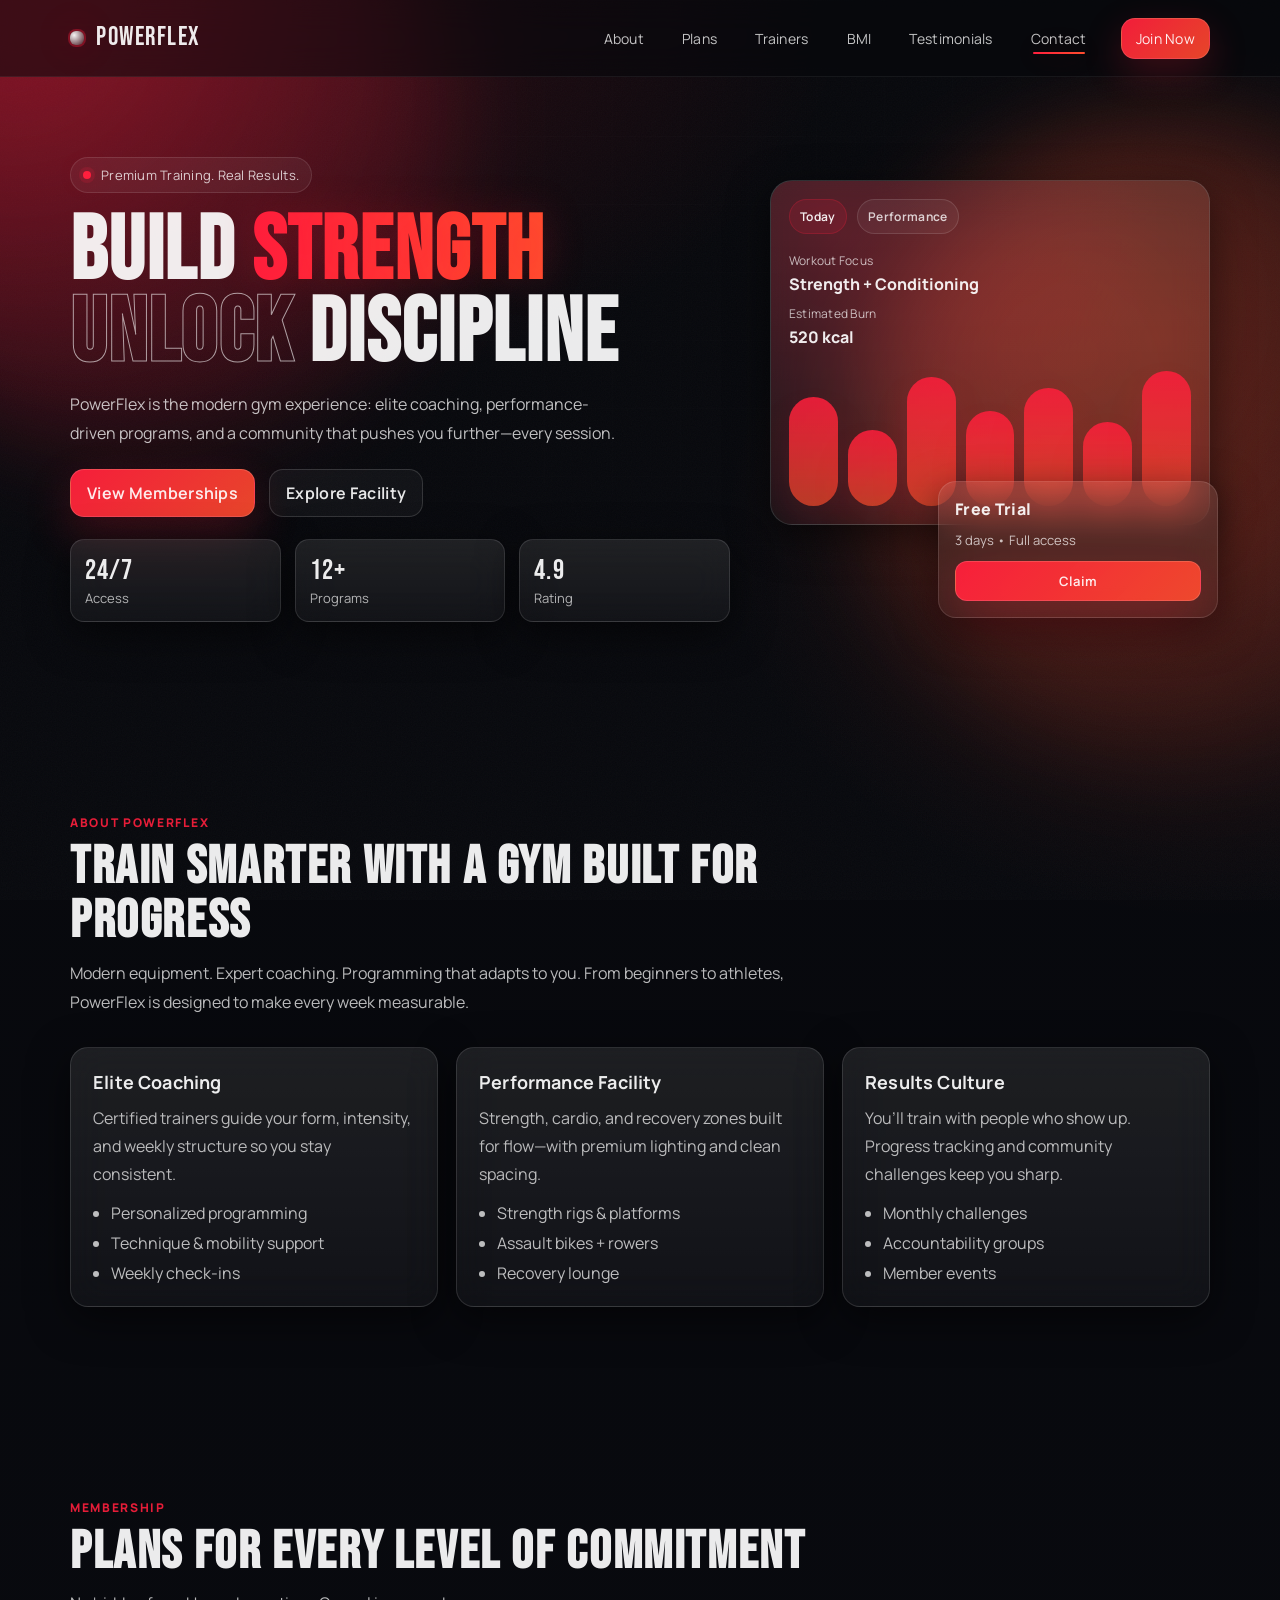
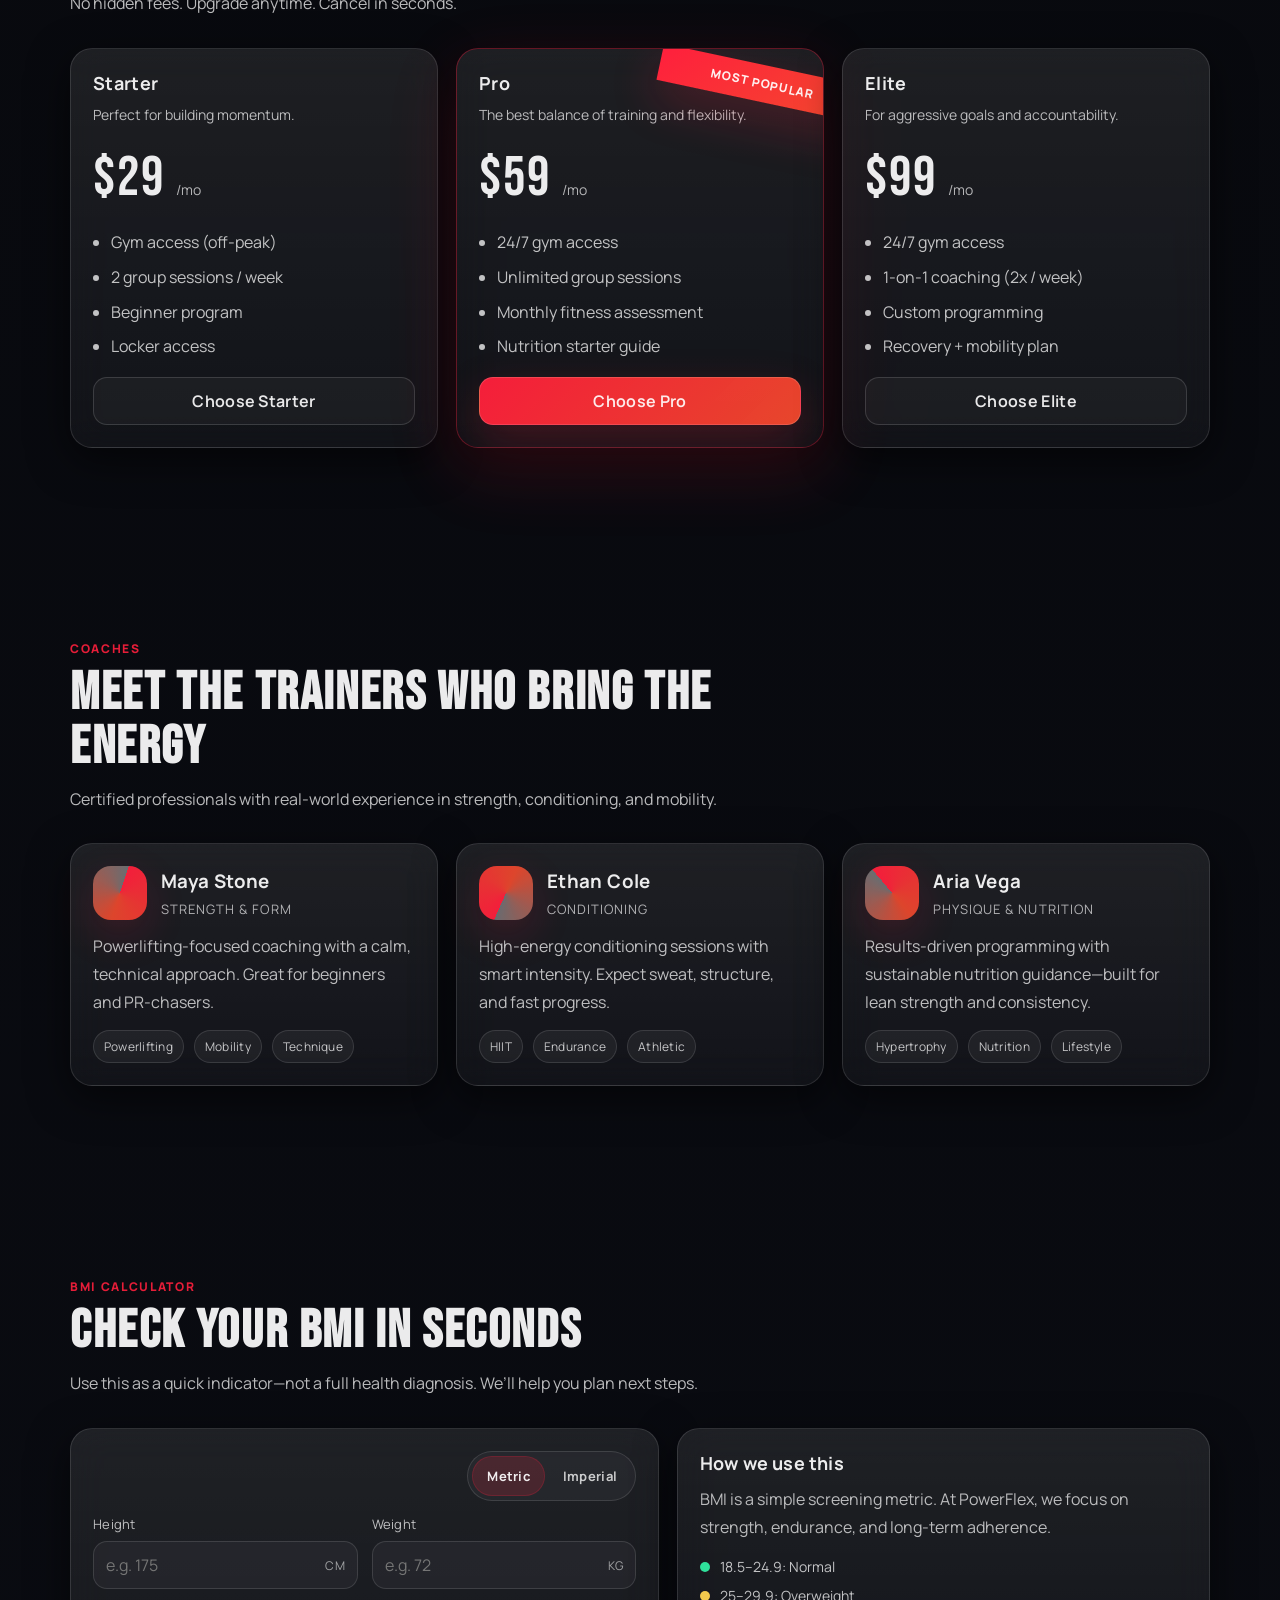
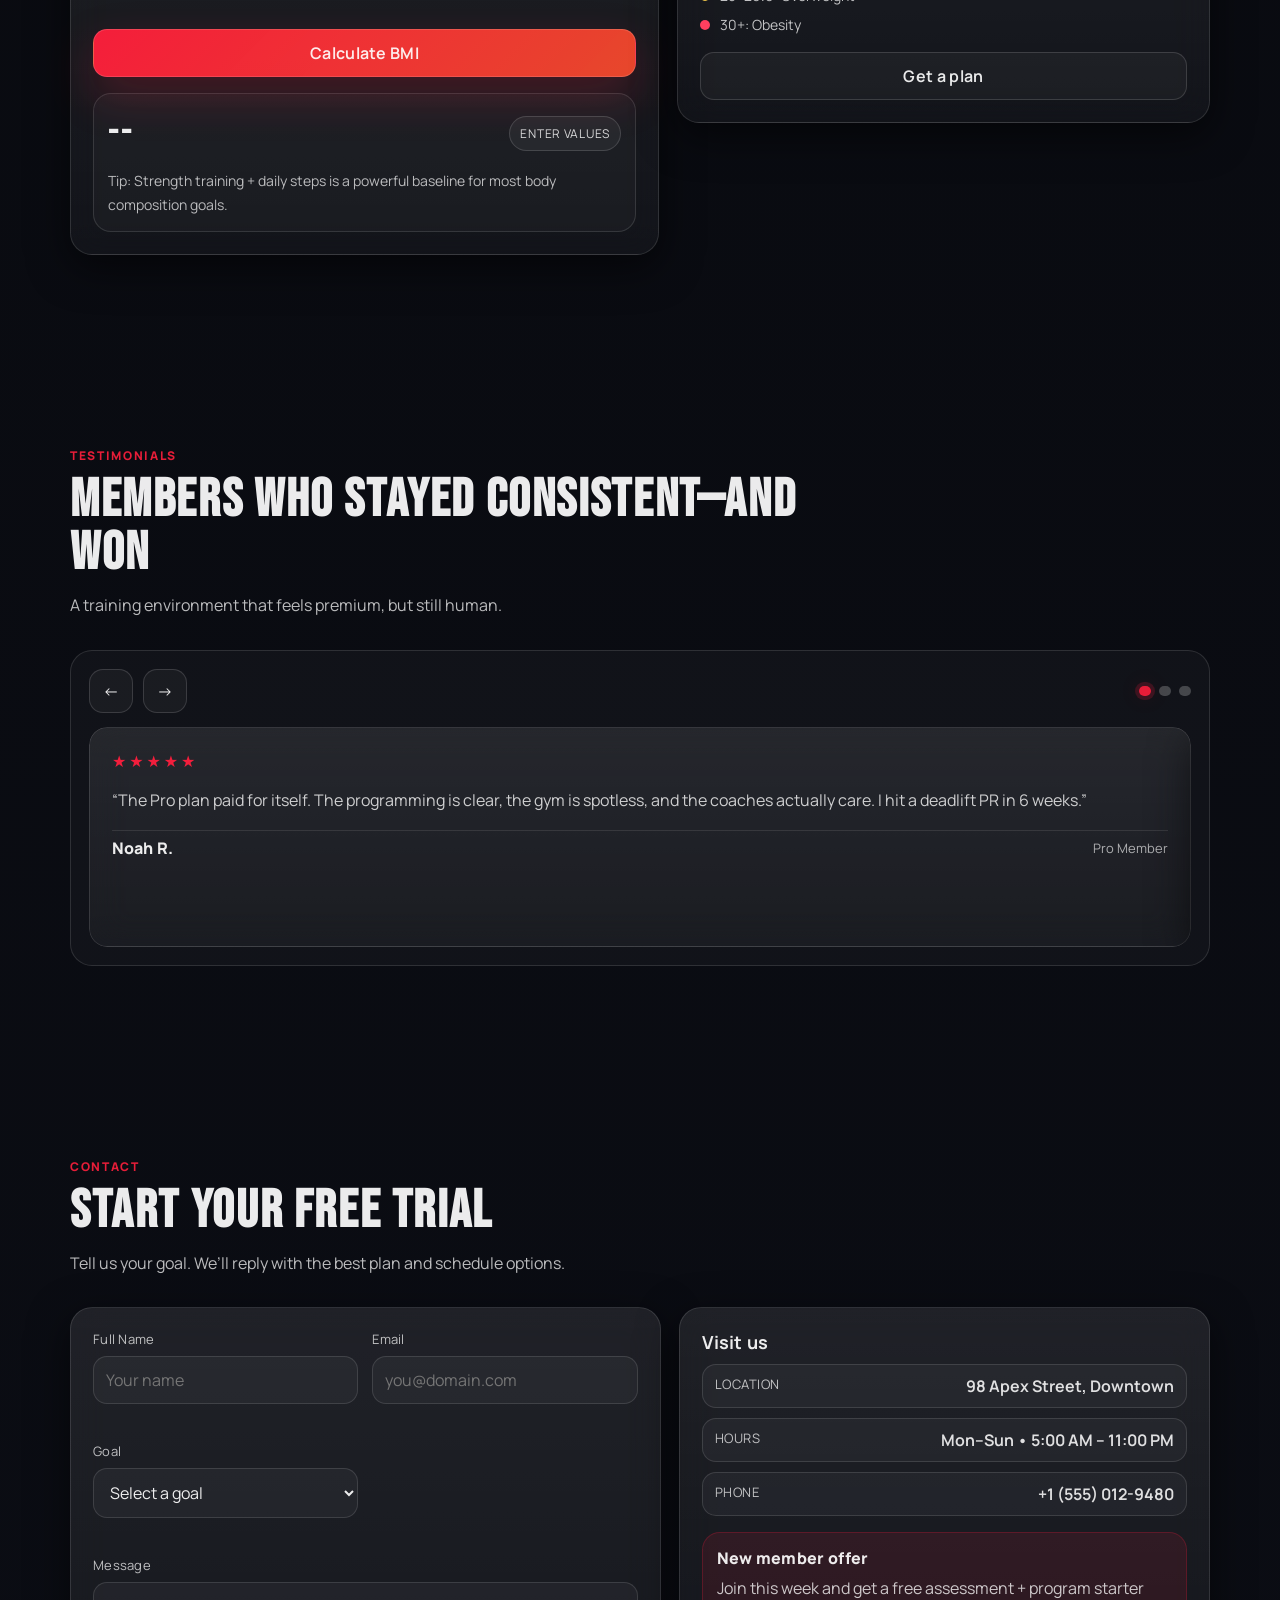
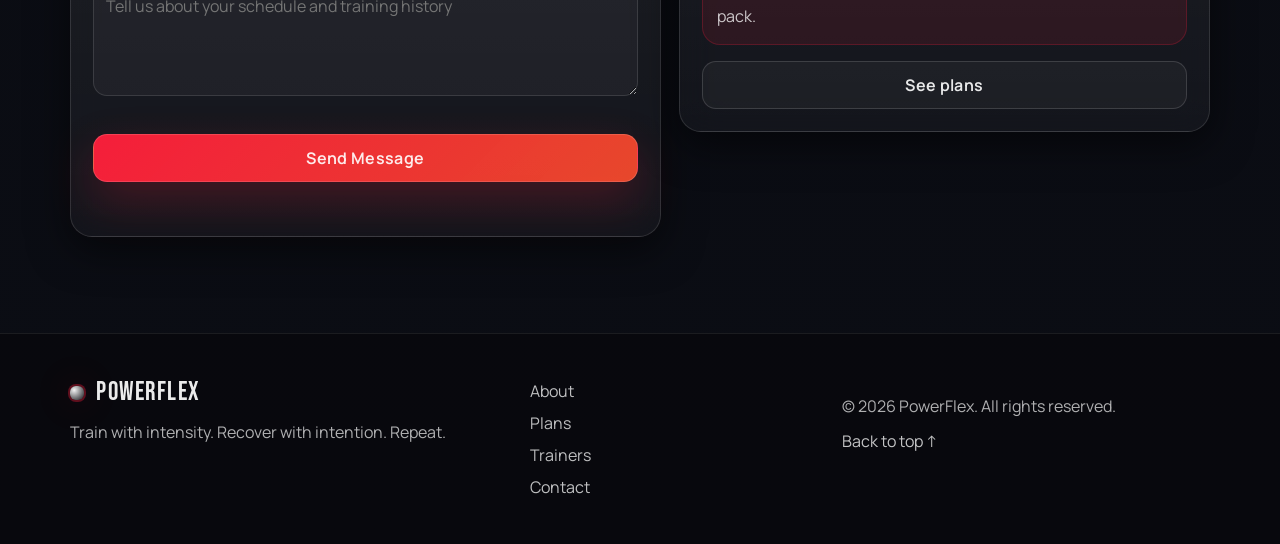
<file: index.html>
<!doctype html>
<html lang="en">
  <head>
    <meta charset="UTF-8" />
    <meta name="viewport" content="width=device-width, initial-scale=1.0" />
    <title>PowerFlex | Gym & Fitness</title>
    <meta
      name="description"
      content="PowerFlex is a premium gym & fitness experience with elite training, modern facilities, and membership plans built for results."
    />
    <link rel="preconnect" href="https://fonts.googleapis.com" />
    <link rel="preconnect" href="https://fonts.gstatic.com" crossorigin />
    <link
      href="https://fonts.googleapis.com/css2?family=Bebas+Neue&family=Manrope:wght@400;500;600;700&display=swap"
      rel="stylesheet"
    />
    <link rel="stylesheet" href="./style.css">
  </head>
  <body>
    <div class="bg-effects" aria-hidden="true">
      <span class="glow glow-a"></span>
      <span class="glow glow-b"></span>
      <span class="grid"></span>
      <span class="noise"></span>
    </div>

    <header class="site-header" id="top">
      <nav class="nav container" aria-label="Primary">
        <a class="brand" href="#top" aria-label="PowerFlex Home">
          <span class="brand-mark" aria-hidden="true"></span>
          <span class="brand-text">PowerFlex</span>
        </a>

        <button class="nav-toggle" type="button" aria-expanded="false" aria-controls="nav-menu">
          <span class="nav-toggle-lines" aria-hidden="true">
            <span></span><span></span><span></span>
          </span>
          <span class="sr-only">Toggle navigation</span>
        </button>

        <div class="nav-menu" id="nav-menu">
          <a class="nav-link" href="#about">About</a>
          <a class="nav-link" href="#plans">Plans</a>
          <a class="nav-link" href="#trainers">Trainers</a>
          <a class="nav-link" href="#bmi">BMI</a>
          <a class="nav-link" href="#testimonials">Testimonials</a>
          <a class="nav-link" href="#contact">Contact</a>
          <a class="nav-cta" href="#contact">Join Now</a>
        </div>
      </nav>
    </header>

    <main>
      <section class="hero section" aria-label="Hero">
        <div class="container hero-grid">
          <div class="hero-copy reveal">
            <div class="pill">
              <span class="pill-dot" aria-hidden="true"></span>
              <span>Premium Training. Real Results.</span>
            </div>
            <h1 class="hero-title">
              Build
              <span class="text-accent">Strength</span>
              <br />
              <span class="hero-outline">Unlock</span>
              Discipline
            </h1>
            <p class="hero-subtitle">
              PowerFlex is the modern gym experience: elite coaching, performance-driven programs, and a community that pushes
              you further—every session.
            </p>
            <div class="hero-actions">
              <a class="btn btn-primary" href="#plans">View Memberships</a>
              <a class="btn btn-ghost" href="#about">Explore Facility</a>
            </div>
            <div class="hero-metrics">
              <div class="metric glass">
                <div class="metric-value">24/7</div>
                <div class="metric-label">Access</div>
              </div>
              <div class="metric glass">
                <div class="metric-value">12+</div>
                <div class="metric-label">Programs</div>
              </div>
              <div class="metric glass">
                <div class="metric-value">4.9</div>
                <div class="metric-label">Rating</div>
              </div>
            </div>
          </div>

          <div class="hero-visual reveal">
            <div class="hero-card glass">
              <div class="hero-card-top">
                <div class="chip">Today</div>
                <div class="chip chip-muted">Performance</div>
              </div>
              <div class="hero-card-body">
                <div class="kpi">
                  <div class="kpi-label">Workout Focus</div>
                  <div class="kpi-value">Strength + Conditioning</div>
                </div>
                <div class="kpi">
                  <div class="kpi-label">Estimated Burn</div>
                  <div class="kpi-value">520 kcal</div>
                </div>
                <div class="bars" aria-hidden="true">
                  <span style="--h: 78%"></span>
                  <span style="--h: 54%"></span>
                  <span style="--h: 92%"></span>
                  <span style="--h: 68%"></span>
                  <span style="--h: 84%"></span>
                  <span style="--h: 60%"></span>
                  <span style="--h: 96%"></span>
                </div>
              </div>
            </div>
            <div class="hero-badge glass">
              <div class="hero-badge-title">Free Trial</div>
              <div class="hero-badge-sub">3 days • Full access</div>
              <a class="btn btn-small btn-primary" href="#contact">Claim</a>
            </div>
          </div>
        </div>
      </section>

      <section class="section" id="about" aria-label="About">
        <div class="container">
          <div class="section-head reveal">
            <p class="eyebrow">About PowerFlex</p>
            <h2 class="section-title">Train smarter with a gym built for progress</h2>
            <p class="section-subtitle">
              Modern equipment. Expert coaching. Programming that adapts to you. From beginners to athletes, PowerFlex is designed
              to make every week measurable.
            </p>
          </div>

          <div class="about-grid">
            <div class="about-card glass reveal">
              <h3 class="card-title">Elite Coaching</h3>
              <p class="card-text">Certified trainers guide your form, intensity, and weekly structure so you stay consistent.</p>
              <ul class="list">
                <li>Personalized programming</li>
                <li>Technique & mobility support</li>
                <li>Weekly check-ins</li>
              </ul>
            </div>

            <div class="about-card glass reveal">
              <h3 class="card-title">Performance Facility</h3>
              <p class="card-text">Strength, cardio, and recovery zones built for flow—with premium lighting and clean spacing.</p>
              <ul class="list">
                <li>Strength rigs & platforms</li>
                <li>Assault bikes + rowers</li>
                <li>Recovery lounge</li>
              </ul>
            </div>

            <div class="about-card glass reveal">
              <h3 class="card-title">Results Culture</h3>
              <p class="card-text">You’ll train with people who show up. Progress tracking and community challenges keep you sharp.</p>
              <ul class="list">
                <li>Monthly challenges</li>
                <li>Accountability groups</li>
                <li>Member events</li>
              </ul>
            </div>
          </div>
        </div>
      </section>

      <section class="section" id="plans" aria-label="Membership plans">
        <div class="container">
          <div class="section-head reveal">
            <p class="eyebrow">Membership</p>
            <h2 class="section-title">Plans for every level of commitment</h2>
            <p class="section-subtitle">No hidden fees. Upgrade anytime. Cancel in seconds.</p>
          </div>

          <div class="plans-grid">
            <article class="plan glass reveal">
              <header class="plan-head">
                <h3 class="plan-title">Starter</h3>
                <p class="plan-desc">Perfect for building momentum.</p>
              </header>
              <div class="plan-price">
                <span class="price">$29</span>
                <span class="per">/mo</span>
              </div>
              <ul class="plan-list">
                <li>Gym access (off-peak)</li>
                <li>2 group sessions / week</li>
                <li>Beginner program</li>
                <li>Locker access</li>
              </ul>
              <a class="btn btn-ghost btn-full" href="#contact">Choose Starter</a>
            </article>

            <article class="plan plan-featured glass reveal" aria-label="Most popular plan">
              <div class="ribbon">Most Popular</div>
              <header class="plan-head">
                <h3 class="plan-title">Pro</h3>
                <p class="plan-desc">The best balance of training and flexibility.</p>
              </header>
              <div class="plan-price">
                <span class="price">$59</span>
                <span class="per">/mo</span>
              </div>
              <ul class="plan-list">
                <li>24/7 gym access</li>
                <li>Unlimited group sessions</li>
                <li>Monthly fitness assessment</li>
                <li>Nutrition starter guide</li>
              </ul>
              <a class="btn btn-primary btn-full" href="#contact">Choose Pro</a>
            </article>

            <article class="plan glass reveal">
              <header class="plan-head">
                <h3 class="plan-title">Elite</h3>
                <p class="plan-desc">For aggressive goals and accountability.</p>
              </header>
              <div class="plan-price">
                <span class="price">$99</span>
                <span class="per">/mo</span>
              </div>
              <ul class="plan-list">
                <li>24/7 gym access</li>
                <li>1-on-1 coaching (2x / week)</li>
                <li>Custom programming</li>
                <li>Recovery + mobility plan</li>
              </ul>
              <a class="btn btn-ghost btn-full" href="#contact">Choose Elite</a>
            </article>
          </div>
        </div>
      </section>

      <section class="section" id="trainers" aria-label="Trainers">
        <div class="container">
          <div class="section-head reveal">
            <p class="eyebrow">Coaches</p>
            <h2 class="section-title">Meet the trainers who bring the energy</h2>
            <p class="section-subtitle">Certified professionals with real-world experience in strength, conditioning, and mobility.</p>
          </div>

          <div class="trainers-grid">
            <article class="trainer glass reveal">
              <div class="trainer-top">
                <div class="avatar" aria-hidden="true" style="--a: 18deg"></div>
                <div class="trainer-meta">
                  <h3 class="trainer-name">Maya Stone</h3>
                  <p class="trainer-role">Strength & Form</p>
                </div>
              </div>
              <p class="trainer-bio">Powerlifting-focused coaching with a calm, technical approach. Great for beginners and PR-chasers.</p>
              <div class="tags">
                <span class="tag">Powerlifting</span>
                <span class="tag">Mobility</span>
                <span class="tag">Technique</span>
              </div>
            </article>

            <article class="trainer glass reveal">
              <div class="trainer-top">
                <div class="avatar" aria-hidden="true" style="--a: 204deg"></div>
                <div class="trainer-meta">
                  <h3 class="trainer-name">Ethan Cole</h3>
                  <p class="trainer-role">Conditioning</p>
                </div>
              </div>
              <p class="trainer-bio">High-energy conditioning sessions with smart intensity. Expect sweat, structure, and fast progress.</p>
              <div class="tags">
                <span class="tag">HIIT</span>
                <span class="tag">Endurance</span>
                <span class="tag">Athletic</span>
              </div>
            </article>

            <article class="trainer glass reveal">
              <div class="trainer-top">
                <div class="avatar" aria-hidden="true" style="--a: 320deg"></div>
                <div class="trainer-meta">
                  <h3 class="trainer-name">Aria Vega</h3>
                  <p class="trainer-role">Physique & Nutrition</p>
                </div>
              </div>
              <p class="trainer-bio">Results-driven programming with sustainable nutrition guidance—built for lean strength and consistency.</p>
              <div class="tags">
                <span class="tag">Hypertrophy</span>
                <span class="tag">Nutrition</span>
                <span class="tag">Lifestyle</span>
              </div>
            </article>
          </div>
        </div>
      </section>

      <section class="section" id="bmi" aria-label="BMI Calculator">
        <div class="container">
          <div class="section-head reveal">
            <p class="eyebrow">BMI Calculator</p>
            <h2 class="section-title">Check your BMI in seconds</h2>
            <p class="section-subtitle">Use this as a quick indicator—not a full health diagnosis. We’ll help you plan next steps.</p>
          </div>

          <div class="bmi-grid">
            <form class="bmi-card glass reveal" id="bmi-form" novalidate>
              <div class="bmi-row">
                <div class="toggle" role="tablist" aria-label="BMI units">
                  <button class="toggle-btn is-active" type="button" data-unit="metric" aria-selected="true">Metric</button>
                  <button class="toggle-btn" type="button" data-unit="imperial" aria-selected="false">Imperial</button>
                </div>
              </div>

              <div class="bmi-fields">
                <label class="field">
                  <span class="field-label">Height</span>
                  <div class="field-control">
                    <input
                      id="bmi-height"
                      name="height"
                      inputmode="decimal"
                      autocomplete="off"
                      placeholder="e.g. 175"
                      aria-describedby="bmi-height-unit"
                    />
                    <span class="field-unit" id="bmi-height-unit">cm</span>
                  </div>
                  <span class="field-error" data-error-for="height"></span>
                </label>

                <label class="field">
                  <span class="field-label">Weight</span>
                  <div class="field-control">
                    <input
                      id="bmi-weight"
                      name="weight"
                      inputmode="decimal"
                      autocomplete="off"
                      placeholder="e.g. 72"
                      aria-describedby="bmi-weight-unit"
                    />
                    <span class="field-unit" id="bmi-weight-unit">kg</span>
                  </div>
                  <span class="field-error" data-error-for="weight"></span>
                </label>
              </div>

              <button class="btn btn-primary btn-full" type="submit">Calculate BMI</button>

              <div class="bmi-result" id="bmi-result" aria-live="polite">
                <div class="bmi-result-top">
                  <div class="bmi-score" id="bmi-score">--</div>
                  <div class="bmi-badge" id="bmi-badge">Enter values</div>
                </div>
                <p class="bmi-tip" id="bmi-tip">
                  Tip: Strength training + daily steps is a powerful baseline for most body composition goals.
                </p>
              </div>
            </form>

            <div class="bmi-side reveal">
              <div class="glass bmi-side-card">
                <h3 class="card-title">How we use this</h3>
                <p class="card-text">
                  BMI is a simple screening metric. At PowerFlex, we focus on strength, endurance, and long-term adherence.
                </p>
                <div class="bmi-legend">
                  <div class="legend-row">
                    <span class="dot dot-green" aria-hidden="true"></span>
                    <span>18.5–24.9: Normal</span>
                  </div>
                  <div class="legend-row">
                    <span class="dot dot-amber" aria-hidden="true"></span>
                    <span>25–29.9: Overweight</span>
                  </div>
                  <div class="legend-row">
                    <span class="dot dot-red" aria-hidden="true"></span>
                    <span>30+: Obesity</span>
                  </div>
                </div>
                <a class="btn btn-ghost btn-full" href="#contact">Get a plan</a>
              </div>
            </div>
          </div>
        </div>
      </section>

      <section class="section" id="testimonials" aria-label="Testimonials">
        <div class="container">
          <div class="section-head reveal">
            <p class="eyebrow">Testimonials</p>
            <h2 class="section-title">Members who stayed consistent—and won</h2>
            <p class="section-subtitle">A training environment that feels premium, but still human.</p>
          </div>

          <div class="testimonials reveal" data-slider>
            <div class="slider-head">
              <div class="slider-controls">
                <button class="icon-btn" type="button" data-prev aria-label="Previous testimonial">←</button>
                <button class="icon-btn" type="button" data-next aria-label="Next testimonial">→</button>
              </div>
              <div class="dots" aria-label="Testimonial navigation" data-dots></div>
            </div>

            <div class="slider-viewport">
              <div class="slider-track" data-track>
                <article class="quote glass">
                  <div class="stars" aria-label="5 star rating">★★★★★</div>
                  <p class="quote-text">
                    “The Pro plan paid for itself. The programming is clear, the gym is spotless, and the coaches actually care.
                    I hit a deadlift PR in 6 weeks.”
                  </p>
                  <div class="quote-meta">
                    <span class="quote-name">Noah R.</span>
                    <span class="quote-note">Pro Member</span>
                  </div>
                </article>

                <article class="quote glass">
                  <div class="stars" aria-label="5 star rating">★★★★★</div>
                  <p class="quote-text">
                    “The conditioning sessions are intense but structured. I feel athletic again—and the community vibe is the
                    best part.”
                  </p>
                  <div class="quote-meta">
                    <span class="quote-name">Jia S.</span>
                    <span class="quote-note">Elite Member</span>
                  </div>
                </article>

                <article class="quote glass">
                  <div class="stars" aria-label="5 star rating">★★★★★</div>
                  <p class="quote-text">
                    “I joined as a complete beginner. The coaching is patient and the environment feels premium, not intimidating.
                    I’m consistent for the first time in years.”
                  </p>
                  <div class="quote-meta">
                    <span class="quote-name">Amina K.</span>
                    <span class="quote-note">Starter Member</span>
                  </div>
                </article>
              </div>
            </div>
          </div>
        </div>
      </section>

      <section class="section" id="contact" aria-label="Contact">
        <div class="container">
          <div class="section-head reveal">
            <p class="eyebrow">Contact</p>
            <h2 class="section-title">Start your free trial</h2>
            <p class="section-subtitle">Tell us your goal. We’ll reply with the best plan and schedule options.</p>
          </div>

          <div class="contact-grid">
            <form class="contact-card glass reveal" id="contact-form" novalidate>
              <div class="contact-fields">
                <label class="field">
                  <span class="field-label">Full Name</span>
                  <div class="field-control">
                    <input id="name" name="name" autocomplete="name" placeholder="Your name" />
                  </div>
                  <span class="field-error" data-error-for="name"></span>
                </label>

                <label class="field">
                  <span class="field-label">Email</span>
                  <div class="field-control">
                    <input id="email" name="email" autocomplete="email" inputmode="email" placeholder="you@domain.com" />
                  </div>
                  <span class="field-error" data-error-for="email"></span>
                </label>

                <label class="field">
                  <span class="field-label">Goal</span>
                  <div class="field-control">
                    <select id="goal" name="goal">
                      <option value="">Select a goal</option>
                      <option value="fat-loss">Fat Loss</option>
                      <option value="strength">Strength</option>
                      <option value="muscle">Build Muscle</option>
                      <option value="endurance">Endurance</option>
                      <option value="general">General Fitness</option>
                    </select>
                  </div>
                  <span class="field-error" data-error-for="goal"></span>
                </label>

                <label class="field field-full">
                  <span class="field-label">Message</span>
                  <div class="field-control">
                    <textarea id="message" name="message" rows="4" placeholder="Tell us about your schedule and training history"></textarea>
                  </div>
                  <span class="field-error" data-error-for="message"></span>
                </label>
              </div>

              <button class="btn btn-primary btn-full" type="submit">
                <span class="btn-text">Send Message</span>
                <span class="btn-spinner" aria-hidden="true"></span>
              </button>

              <div class="form-success" id="contact-success" role="status" aria-live="polite"></div>
            </form>

            <aside class="contact-side reveal">
              <div class="glass contact-side-card">
                <h3 class="card-title">Visit us</h3>
                <div class="contact-info">
                  <div class="info-row">
                    <span class="info-label">Location</span>
                    <span class="info-value">98 Apex Street, Downtown</span>
                  </div>
                  <div class="info-row">
                    <span class="info-label">Hours</span>
                    <span class="info-value">Mon–Sun • 5:00 AM – 11:00 PM</span>
                  </div>
                  <div class="info-row">
                    <span class="info-label">Phone</span>
                    <span class="info-value">+1 (555) 012-9480</span>
                  </div>
                </div>
                <div class="callout">
                  <div class="callout-title">New member offer</div>
                  <div class="callout-text">Join this week and get a free assessment + program starter pack.</div>
                </div>
                <a class="btn btn-ghost btn-full" href="#plans">See plans</a>
              </div>
            </aside>
          </div>
        </div>
      </section>
    </main>

    <footer class="footer">
      <div class="container footer-grid">
        <div class="footer-brand">
          <div class="brand brand-footer">
            <span class="brand-mark" aria-hidden="true"></span>
            <span class="brand-text">PowerFlex</span>
          </div>
          <p class="footer-text">Train with intensity. Recover with intention. Repeat.</p>
        </div>

        <div class="footer-links">
          <a href="#about">About</a>
          <a href="#plans">Plans</a>
          <a href="#trainers">Trainers</a>
          <a href="#contact">Contact</a>
        </div>

        <div class="footer-meta">
          <p class="footer-text">© <span id="year"></span> PowerFlex. All rights reserved.</p>
          <a class="to-top" href="#top">Back to top ↑</a>
        </div>
      </div>
    </footer>

    <script src="./script.js"></script>
 
  </body>
</html>
</file>
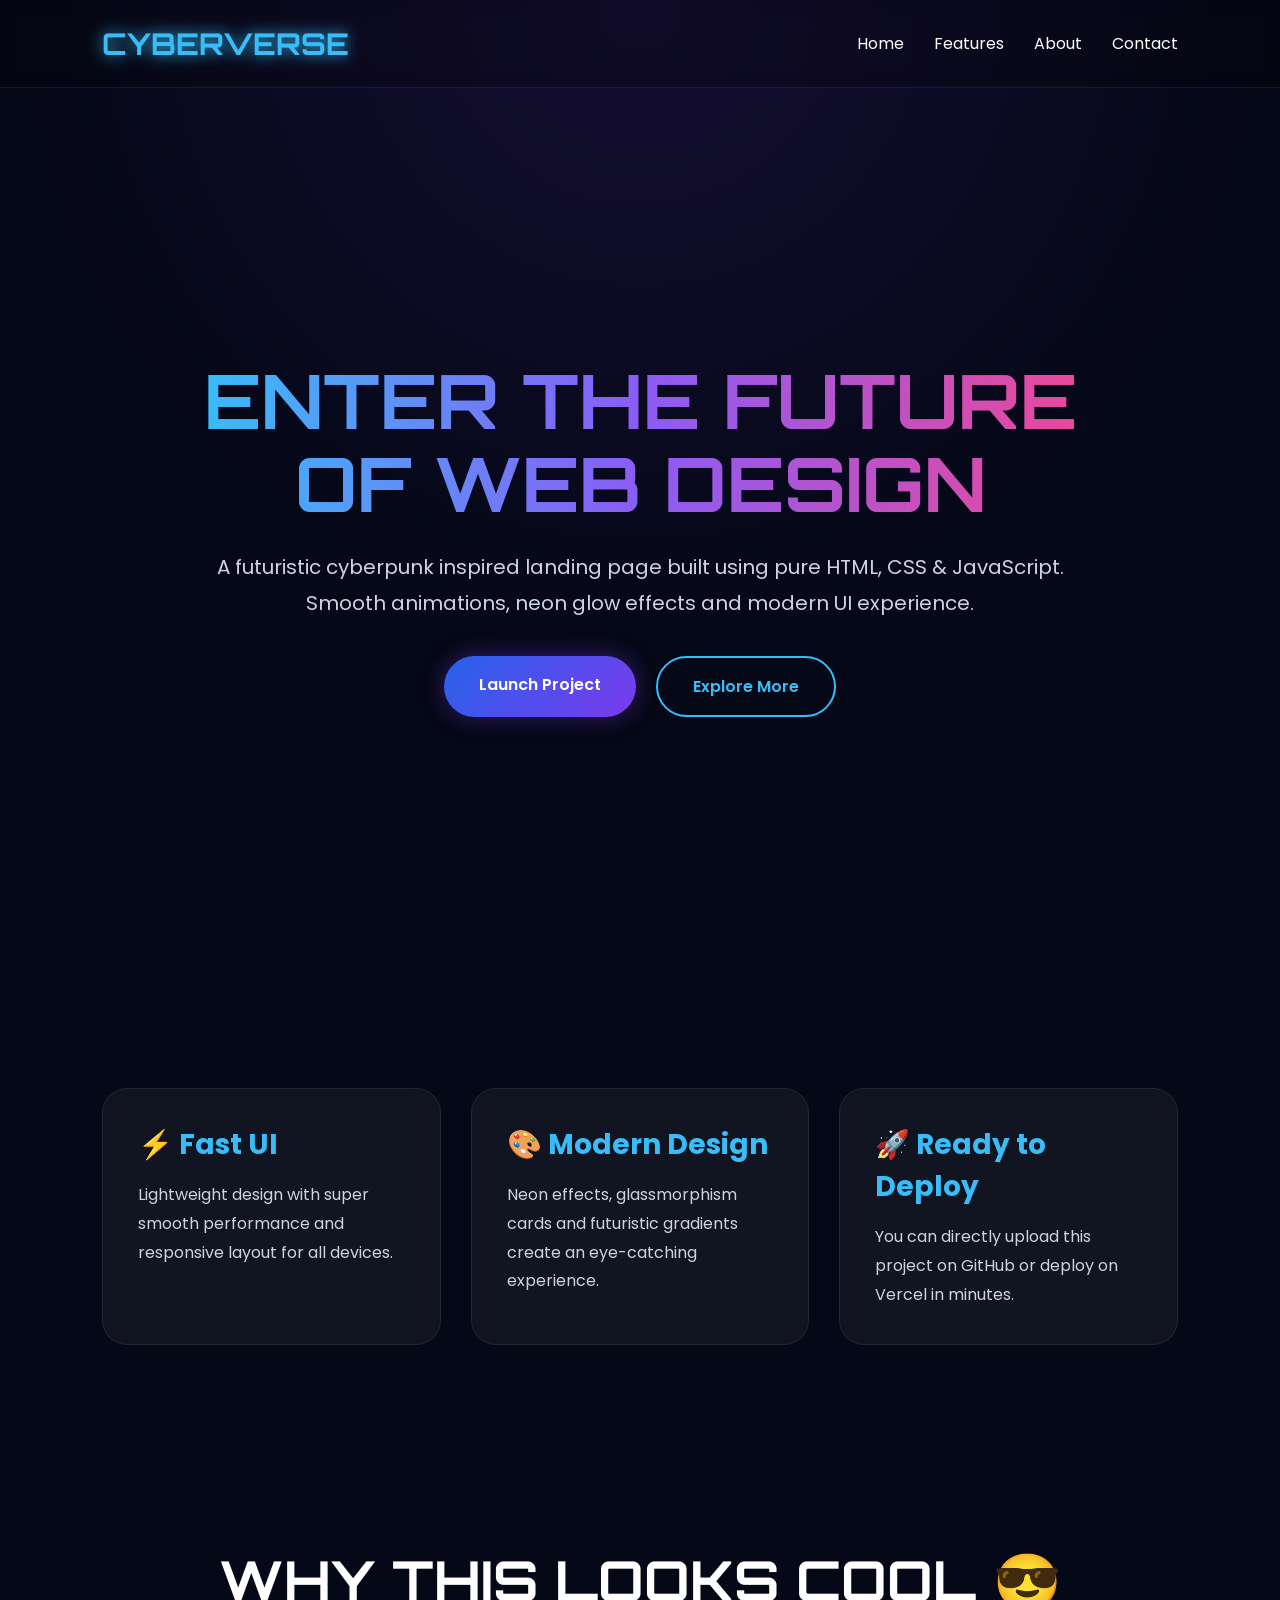
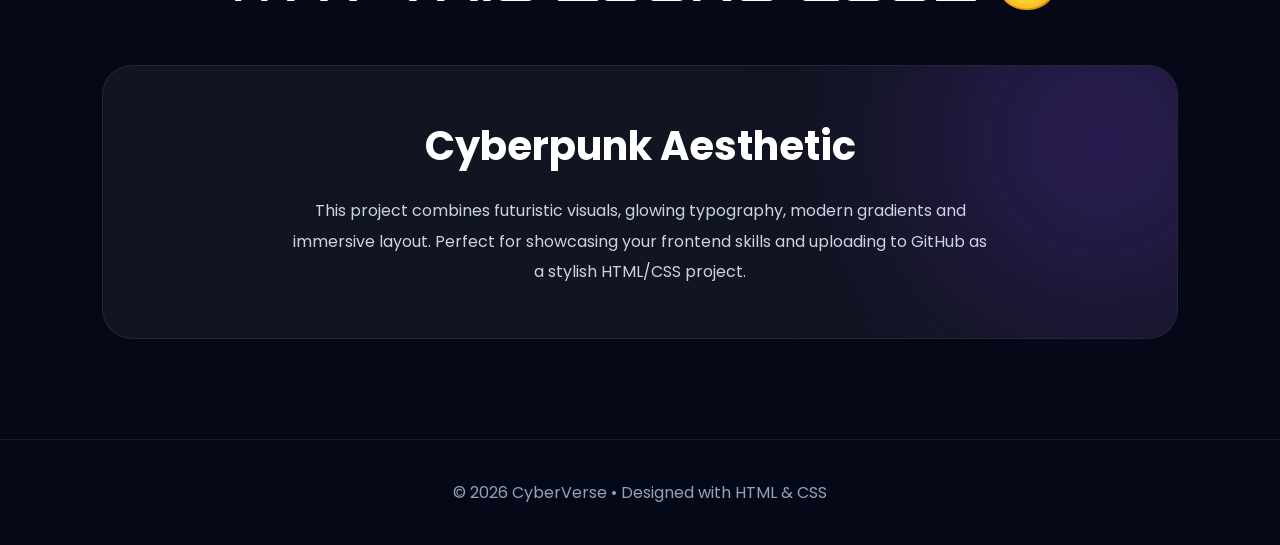
<file: Project2/index.html>
<!DOCTYPE html>
<html lang="en">
<head>
  <meta charset="UTF-8">
  <meta name="viewport" content="width=device-width, initial-scale=1.0">
  <title>CyberVerse</title>

  <link rel="preconnect" href="https://fonts.googleapis.com">
  <link rel="preconnect" href="https://fonts.gstatic.com" crossorigin>
  <link href="https://fonts.googleapis.com/css2?family=Orbitron:wght@400;600;800&family=Poppins:wght@300;400;500;600&display=swap" rel="stylesheet">

  <style>

    *{
      margin:0;
      padding:0;
      box-sizing:border-box;
    }

    body{
      background:#050816;
      color:white;
      font-family:'Poppins',sans-serif;
      overflow-x:hidden;
    }

    .bg{
      position:fixed;
      width:100%;
      height:100%;
      background:radial-gradient(circle at top,#7c3aed22,#050816 60%);
      z-index:-1;
    }

    nav{
      display:flex;
      justify-content:space-between;
      align-items:center;
      padding:25px 8%;
      position:sticky;
      top:0;
      backdrop-filter:blur(10px);
      background:rgba(0,0,0,0.2);
      border-bottom:1px solid rgba(255,255,255,0.08);
    }

    nav h1{
      font-family:'Orbitron',sans-serif;
      font-size:30px;
      color:#38bdf8;
      text-shadow:0 0 15px #38bdf8;
    }

    nav ul{
      display:flex;
      list-style:none;
      gap:30px;
    }

    nav ul li a{
      color:white;
      text-decoration:none;
      transition:0.3s;
    }

    nav ul li a:hover{
      color:#38bdf8;
    }

    .hero{
      min-height:100vh;
      display:flex;
      align-items:center;
      justify-content:center;
      text-align:center;
      padding:40px;
      position:relative;
    }

    .hero-content{
      max-width:900px;
    }

    .hero h2{
      font-size:75px;
      font-family:'Orbitron',sans-serif;
      line-height:1.1;
      margin-bottom:25px;
      background:linear-gradient(90deg,#38bdf8,#8b5cf6,#ec4899);
      -webkit-background-clip:text;
      -webkit-text-fill-color:transparent;
      animation:glow 3s infinite alternate;
    }

    .hero p{
      font-size:20px;
      color:#cbd5e1;
      line-height:1.8;
      margin-bottom:35px;
    }

    .buttons{
      display:flex;
      justify-content:center;
      gap:20px;
      flex-wrap:wrap;
    }

    .btn{
      padding:16px 35px;
      border:none;
      border-radius:50px;
      cursor:pointer;
      font-size:16px;
      font-weight:600;
      transition:0.4s;
      text-decoration:none;
    }

    .primary{
      background:linear-gradient(135deg,#2563eb,#7c3aed);
      color:white;
      box-shadow:0 0 25px #7c3aed66;
    }

    .secondary{
      border:2px solid #38bdf8;
      color:#38bdf8;
      background:transparent;
    }

    .btn:hover{
      transform:translateY(-5px) scale(1.05);
    }

    .cards{
      padding:100px 8%;
      display:grid;
      grid-template-columns:repeat(auto-fit,minmax(260px,1fr));
      gap:30px;
    }

    .card{
      background:rgba(255,255,255,0.05);
      border:1px solid rgba(255,255,255,0.08);
      border-radius:25px;
      padding:35px;
      transition:0.4s;
      backdrop-filter:blur(12px);
    }

    .card:hover{
      transform:translateY(-10px);
      box-shadow:0 0 25px #38bdf844;
    }

    .card h3{
      font-size:28px;
      margin-bottom:15px;
      color:#38bdf8;
    }

    .card p{
      color:#cbd5e1;
      line-height:1.8;
    }

    .showcase{
      padding:100px 8%;
      text-align:center;
    }

    .showcase h2{
      font-size:55px;
      margin-bottom:50px;
      font-family:'Orbitron',sans-serif;
    }

    .showcase-box{
      background:rgba(255,255,255,0.05);
      border-radius:30px;
      padding:50px;
      border:1px solid rgba(255,255,255,0.08);
      position:relative;
      overflow:hidden;
    }

    .circle{
      width:250px;
      height:250px;
      background:#7c3aed;
      filter:blur(120px);
      position:absolute;
      border-radius:50%;
      top:-50px;
      right:-50px;
      opacity:0.5;
    }

    .showcase-box h3{
      font-size:40px;
      margin-bottom:20px;
      position:relative;
      z-index:1;
    }

    .showcase-box p{
      color:#cbd5e1;
      max-width:700px;
      margin:auto;
      line-height:1.9;
      position:relative;
      z-index:1;
    }

    footer{
      text-align:center;
      padding:40px;
      border-top:1px solid rgba(255,255,255,0.08);
      color:#94a3b8;
    }

    @keyframes glow{
      from{
        filter:drop-shadow(0 0 5px #38bdf8);
      }
      to{
        filter:drop-shadow(0 0 25px #8b5cf6);
      }
    }

    @media(max-width:768px){

      nav{
        flex-direction:column;
        gap:20px;
      }

      .hero h2{
        font-size:48px;
      }

      .hero p{
        font-size:17px;
      }

      .showcase h2{
        font-size:38px;
      }

    }

  </style>
</head>
<body>

  <div class="bg"></div>

  <nav>
    <h1>CYBERVERSE</h1>

    <ul>
      <li><a href="#">Home</a></li>
      <li><a href="#">Features</a></li>
      <li><a href="#">About</a></li>
      <li><a href="#">Contact</a></li>
    </ul>
  </nav>

  <section class="hero">

    <div class="hero-content">
      <h2>ENTER THE FUTURE OF WEB DESIGN</h2>

      <p>
        A futuristic cyberpunk inspired landing page built using pure HTML, CSS & JavaScript.
        Smooth animations, neon glow effects and modern UI experience.
      </p>

      <div class="buttons">
        <a href="#" class="btn primary">Launch Project</a>
        <a href="#" class="btn secondary">Explore More</a>
      </div>
    </div>

  </section>

  <section class="cards">

    <div class="card">
      <h3>⚡ Fast UI</h3>
      <p>
        Lightweight design with super smooth performance and responsive layout for all devices.
      </p>
    </div>

    <div class="card">
      <h3>🎨 Modern Design</h3>
      <p>
        Neon effects, glassmorphism cards and futuristic gradients create an eye-catching experience.
      </p>
    </div>

    <div class="card">
      <h3>🚀 Ready to Deploy</h3>
      <p>
        You can directly upload this project on GitHub or deploy on Vercel in minutes.
      </p>
    </div>

  </section>

  <section class="showcase">

    <h2>WHY THIS LOOKS COOL 😎</h2>

    <div class="showcase-box">

      <div class="circle"></div>

      <h3>Cyberpunk Aesthetic</h3>

      <p>
        This project combines futuristic visuals, glowing typography, modern gradients and immersive layout.
        Perfect for showcasing your frontend skills and uploading to GitHub as a stylish HTML/CSS project.
      </p>

    </div>

  </section>

  <footer>
    © 2026 CyberVerse • Designed with HTML & CSS
  </footer>

</body>
</html>
</file>
<file: style.css>
:root {
  --bg: #07080c;
  --bg2: #0b0d14;
  --text: rgba(255, 255, 255, 0.92);
  --muted: rgba(255, 255, 255, 0.68);
  --faint: rgba(255, 255, 255, 0.45);
  --accent: #ff1f3d;
  --accent2: #ff4d2e;
  --ok: #2fe09b;
  --warn: #f3c94d;
  --bad: #ff3f5f;
  --glass: rgba(255, 255, 255, 0.06);
  --glass2: rgba(255, 255, 255, 0.08);
  --border: rgba(255, 255, 255, 0.12);
  --shadow: 0 12px 40px rgba(0, 0, 0, 0.55);
  --radius: 18px;
  --radius-sm: 14px;
  --max: 1140px;
}

*,
*::before,
*::after {
  box-sizing: border-box;
}

html {
  scroll-behavior: smooth;
}

body {
  margin: 0;
  font-family: Manrope, system-ui, -apple-system, Segoe UI, Roboto, Arial, sans-serif;
  color: var(--text);
  background: radial-gradient(1200px 700px at 10% 0%, rgba(255, 31, 61, 0.18), transparent 60%),
    radial-gradient(900px 700px at 95% 10%, rgba(255, 77, 46, 0.12), transparent 55%), linear-gradient(180deg, var(--bg), var(--bg2));
  min-height: 100vh;
  overflow-x: hidden;
}

a {
  color: inherit;
  text-decoration: none;
}

button,
input,
select,
textarea {
  font: inherit;
  color: inherit;
}

.sr-only {
  position: absolute;
  width: 1px;
  height: 1px;
  padding: 0;
  margin: -1px;
  overflow: hidden;
  clip: rect(0, 0, 0, 0);
  white-space: nowrap;
  border: 0;
}

.container {
  width: min(var(--max), calc(100% - 48px));
  margin: 0 auto;
}

.section {
  padding: 96px 0;
  position: relative;
}

.bg-effects {
  position: fixed;
  inset: 0;
  pointer-events: none;
  z-index: -1;
}

.glow {
  position: absolute;
  width: 640px;
  height: 640px;
  border-radius: 999px;
  filter: blur(48px);
  opacity: 0.55;
  transform: translate3d(0, 0, 0);
}

.glow-a {
  left: -180px;
  top: -180px;
  background: radial-gradient(circle at 30% 30%, rgba(255, 31, 61, 0.8), rgba(255, 31, 61, 0));
}

.glow-b {
  right: -220px;
  top: 120px;
  background: radial-gradient(circle at 30% 30%, rgba(255, 77, 46, 0.65), rgba(255, 77, 46, 0));
}

.grid {
  position: absolute;
  inset: 0;
  background-image: linear-gradient(rgba(255, 255, 255, 0.05) 1px, transparent 1px),
    linear-gradient(90deg, rgba(255, 255, 255, 0.04) 1px, transparent 1px);
  background-size: 68px 68px;
  opacity: 0.18;
  mask-image: radial-gradient(circle at 50% 0%, rgba(0, 0, 0, 1), rgba(0, 0, 0, 0));
}

.noise {
  position: absolute;
  inset: 0;
  background-image: url("data:image/svg+xml,%3Csvg xmlns='http://www.w3.org/2000/svg' width='220' height='220'%3E%3Cfilter id='n'%3E%3CfeTurbulence type='fractalNoise' baseFrequency='.8' numOctaves='2' stitchTiles='stitch'/%3E%3C/filter%3E%3Crect width='220' height='220' filter='url(%23n)' opacity='.23'/%3E%3C/svg%3E");
  opacity: 0.14;
  mix-blend-mode: overlay;
}

.glass {
  background: linear-gradient(180deg, rgba(255, 255, 255, 0.09), rgba(255, 255, 255, 0.04));
  border: 1px solid var(--border);
  backdrop-filter: blur(18px);
  -webkit-backdrop-filter: blur(18px);
  box-shadow: var(--shadow);
}

.site-header {
  position: sticky;
  top: 0;
  z-index: 50;
  backdrop-filter: blur(16px);
  -webkit-backdrop-filter: blur(16px);
  background: rgba(7, 8, 12, 0.55);
  border-bottom: 1px solid rgba(255, 255, 255, 0.06);
}

.site-header.is-scrolled {
  background: rgba(7, 8, 12, 0.72);
  border-bottom-color: rgba(255, 255, 255, 0.1);
}

.nav {
  display: flex;
  align-items: center;
  justify-content: space-between;
  min-height: 76px;
}

.brand {
  display: inline-flex;
  align-items: center;
  gap: 12px;
  font-family: "Bebas Neue", system-ui, sans-serif;
  letter-spacing: 0.06em;
  text-transform: uppercase;
  font-size: 26px;
  line-height: 1;
}

.brand-mark {
  width: 14px;
  height: 14px;
  border-radius: 6px;
  background: radial-gradient(circle at 30% 30%, rgba(255, 255, 255, 0.95), rgba(255, 255, 255, 0.05));
  box-shadow: 0 0 0 2px rgba(255, 31, 61, 0.35), 0 0 36px rgba(255, 31, 61, 0.25);
}

.nav-toggle {
  display: none;
  border: 1px solid rgba(255, 255, 255, 0.16);
  background: rgba(255, 255, 255, 0.04);
  border-radius: 12px;
  padding: 10px 12px;
  cursor: pointer;
  transition: transform 0.2s ease, border-color 0.2s ease, background 0.2s ease;
}

.nav-toggle:hover {
  transform: translateY(-1px);
  border-color: rgba(255, 31, 61, 0.35);
  background: rgba(255, 31, 61, 0.08);
}

.nav-toggle-lines {
  display: grid;
  gap: 5px;
}

.nav-toggle-lines span {
  width: 22px;
  height: 2px;
  border-radius: 999px;
  background: rgba(255, 255, 255, 0.82);
}

.nav-menu {
  display: flex;
  align-items: center;
  gap: 18px;
}

.nav-link {
  position: relative;
  font-size: 14px;
  letter-spacing: 0.02em;
  color: rgba(255, 255, 255, 0.76);
  padding: 10px 10px;
  border-radius: 12px;
  transition: color 0.2s ease, background 0.2s ease, transform 0.2s ease;
}

.nav-link:hover {
  color: rgba(255, 255, 255, 0.96);
  background: rgba(255, 255, 255, 0.05);
  transform: translateY(-1px);
}

.nav-link.is-active::after {
  content: "";
  position: absolute;
  left: 12px;
  right: 12px;
  bottom: 4px;
  height: 2px;
  border-radius: 999px;
  background: linear-gradient(90deg, rgba(255, 31, 61, 1), rgba(255, 77, 46, 1));
  box-shadow: 0 0 28px rgba(255, 31, 61, 0.3);
}

.nav-cta {
  margin-left: 6px;
  padding: 10px 14px;
  border-radius: 14px;
  font-size: 14px;
  letter-spacing: 0.02em;
  color: rgba(255, 255, 255, 0.92);
  background: linear-gradient(135deg, rgba(255, 31, 61, 0.95), rgba(255, 77, 46, 0.9));
  border: 1px solid rgba(255, 255, 255, 0.12);
  box-shadow: 0 14px 38px rgba(255, 31, 61, 0.22);
  transition: transform 0.2s ease, box-shadow 0.2s ease, filter 0.2s ease;
}

.nav-cta:hover {
  transform: translateY(-2px);
  box-shadow: 0 18px 46px rgba(255, 31, 61, 0.32);
  filter: saturate(1.08);
}

.hero {
  padding-top: 80px;
}

.hero-grid {
  display: grid;
  grid-template-columns: 1.2fr 0.8fr;
  gap: 40px;
  align-items: center;
}

.pill {
  display: inline-flex;
  align-items: center;
  gap: 10px;
  padding: 8px 12px;
  border-radius: 999px;
  background: rgba(255, 255, 255, 0.05);
  border: 1px solid rgba(255, 255, 255, 0.11);
  color: rgba(255, 255, 255, 0.78);
  font-size: 13px;
  letter-spacing: 0.02em;
}

.pill-dot {
  width: 8px;
  height: 8px;
  border-radius: 999px;
  background: var(--accent);
  box-shadow: 0 0 0 4px rgba(255, 31, 61, 0.15), 0 0 24px rgba(255, 31, 61, 0.35);
}

.hero-title {
  font-family: "Bebas Neue", system-ui, sans-serif;
  font-size: clamp(52px, 7vw, 92px);
  line-height: 0.92;
  letter-spacing: 0.02em;
  margin: 18px 0 14px;
}

.text-accent {
  background: linear-gradient(90deg, rgba(255, 31, 61, 1), rgba(255, 77, 46, 1));
  -webkit-background-clip: text;
  background-clip: text;
  color: transparent;
  text-shadow: 0 0 42px rgba(255, 31, 61, 0.22);
}

.hero-outline {
  color: transparent;
  -webkit-text-stroke: 1px rgba(255, 255, 255, 0.6);
}

.hero-subtitle {
  max-width: 56ch;
  color: rgba(255, 255, 255, 0.74);
  font-size: 16px;
  line-height: 1.8;
  margin: 0 0 22px;
}

.hero-actions {
  display: flex;
  gap: 14px;
  flex-wrap: wrap;
  margin-bottom: 22px;
}

.btn {
  display: inline-flex;
  align-items: center;
  justify-content: center;
  gap: 10px;
  padding: 12px 16px;
  border-radius: 14px;
  border: 1px solid rgba(255, 255, 255, 0.14);
  background: rgba(255, 255, 255, 0.04);
  color: rgba(255, 255, 255, 0.9);
  font-weight: 650;
  letter-spacing: 0.02em;
  cursor: pointer;
  transition: transform 0.18s ease, box-shadow 0.18s ease, background 0.18s ease, border-color 0.18s ease, filter 0.18s ease;
  user-select: none;
}

.btn:hover {
  transform: translateY(-2px);
  border-color: rgba(255, 31, 61, 0.35);
  box-shadow: 0 16px 44px rgba(0, 0, 0, 0.4);
  filter: saturate(1.05);
}

.btn:active {
  transform: translateY(0);
}

.btn-primary {
  background: linear-gradient(135deg, rgba(255, 31, 61, 0.96), rgba(255, 77, 46, 0.9));
  border-color: rgba(255, 255, 255, 0.14);
  box-shadow: 0 18px 46px rgba(255, 31, 61, 0.22);
}

.btn-ghost {
  background: rgba(255, 255, 255, 0.04);
}

.btn-full {
  width: 100%;
}

.btn-small {
  padding: 10px 12px;
  border-radius: 12px;
  font-size: 13px;
}

.hero-metrics {
  display: grid;
  grid-template-columns: repeat(3, minmax(0, 1fr));
  gap: 14px;
}

.metric {
  border-radius: var(--radius-sm);
  padding: 14px 14px;
  transition: transform 0.2s ease, border-color 0.2s ease;
}

.metric:hover {
  transform: translateY(-3px);
  border-color: rgba(255, 31, 61, 0.28);
}

.metric-value {
  font-family: "Bebas Neue", system-ui, sans-serif;
  font-size: 28px;
  letter-spacing: 0.04em;
}

.metric-label {
  color: rgba(255, 255, 255, 0.68);
  font-size: 13px;
  margin-top: 2px;
}

.hero-visual {
  position: relative;
  min-height: 420px;
}

.hero-card {
  border-radius: 22px;
  padding: 18px;
  position: relative;
  overflow: hidden;
}

.hero-card::before {
  content: "";
  position: absolute;
  inset: -60px;
  background: radial-gradient(circle at 20% 30%, rgba(255, 31, 61, 0.26), transparent 58%),
    radial-gradient(circle at 80% 40%, rgba(255, 77, 46, 0.18), transparent 62%);
  transform: rotate(10deg);
}

.hero-card-top,
.hero-card-body {
  position: relative;
}

.hero-card-top {
  display: flex;
  gap: 10px;
  flex-wrap: wrap;
  margin-bottom: 18px;
}

.chip {
  display: inline-flex;
  align-items: center;
  justify-content: center;
  padding: 8px 10px;
  border-radius: 999px;
  font-size: 12px;
  letter-spacing: 0.03em;
  font-weight: 650;
  background: rgba(255, 31, 61, 0.13);
  border: 1px solid rgba(255, 31, 61, 0.22);
  color: rgba(255, 255, 255, 0.92);
}

.chip-muted {
  background: rgba(255, 255, 255, 0.05);
  border-color: rgba(255, 255, 255, 0.12);
  color: rgba(255, 255, 255, 0.78);
}

.kpi + .kpi {
  margin-top: 10px;
}

.kpi-label {
  color: rgba(255, 255, 255, 0.7);
  font-size: 12px;
  letter-spacing: 0.02em;
}

.kpi-value {
  font-weight: 750;
  margin-top: 4px;
}

.bars {
  margin-top: 18px;
  display: grid;
  grid-template-columns: repeat(7, 1fr);
  gap: 10px;
  align-items: end;
  height: 140px;
}

.bars span {
  height: var(--h);
  border-radius: 999px;
  background: linear-gradient(180deg, rgba(255, 31, 61, 0.96), rgba(255, 77, 46, 0.76));
  opacity: 0.9;
  box-shadow: 0 20px 44px rgba(255, 31, 61, 0.16);
}

.hero-badge {
  position: absolute;
  right: -8px;
  bottom: -18px;
  border-radius: 18px;
  padding: 16px;
  width: min(280px, 92%);
  display: grid;
  gap: 10px;
}

.hero-badge-title {
  font-weight: 800;
  letter-spacing: 0.02em;
}

.hero-badge-sub {
  color: rgba(255, 255, 255, 0.72);
  font-size: 13px;
  line-height: 1.6;
}

.section-head {
  max-width: 760px;
  margin-bottom: 30px;
}

.eyebrow {
  color: rgba(255, 31, 61, 0.9);
  letter-spacing: 0.14em;
  text-transform: uppercase;
  font-size: 12px;
  font-weight: 800;
  margin: 0 0 10px;
}

.section-title {
  font-family: "Bebas Neue", system-ui, sans-serif;
  font-size: clamp(36px, 4.2vw, 56px);
  letter-spacing: 0.03em;
  margin: 0 0 10px;
  line-height: 1;
}

.section-subtitle {
  color: rgba(255, 255, 255, 0.72);
  line-height: 1.8;
  margin: 0;
}

.about-grid {
  display: grid;
  grid-template-columns: repeat(3, minmax(0, 1fr));
  gap: 18px;
}

.about-card {
  border-radius: var(--radius);
  padding: 22px;
  transition: transform 0.2s ease, border-color 0.2s ease, background 0.2s ease;
}

.about-card:hover {
  transform: translateY(-4px);
  border-color: rgba(255, 31, 61, 0.25);
  background: linear-gradient(180deg, rgba(255, 31, 61, 0.12), rgba(255, 255, 255, 0.04));
}

.card-title {
  font-size: 18px;
  margin: 0 0 10px;
  letter-spacing: 0.01em;
}

.card-text {
  margin: 0 0 14px;
  color: rgba(255, 255, 255, 0.7);
  line-height: 1.75;
}

.list {
  margin: 0;
  padding-left: 18px;
  color: rgba(255, 255, 255, 0.72);
  display: grid;
  gap: 8px;
}

.plans-grid {
  display: grid;
  grid-template-columns: repeat(3, minmax(0, 1fr));
  gap: 18px;
}

.plan {
  border-radius: 22px;
  padding: 22px;
  position: relative;
  overflow: hidden;
  transition: transform 0.2s ease, border-color 0.2s ease, box-shadow 0.2s ease;
}

.plan:hover {
  transform: translateY(-6px);
  border-color: rgba(255, 31, 61, 0.26);
  box-shadow: 0 18px 60px rgba(0, 0, 0, 0.62);
}

.plan-featured {
  border-color: rgba(255, 31, 61, 0.35);
  box-shadow: 0 22px 70px rgba(255, 31, 61, 0.16), var(--shadow);
}

.ribbon {
  position: absolute;
  top: 16px;
  right: -44px;
  padding: 10px 52px;
  background: linear-gradient(135deg, rgba(255, 31, 61, 1), rgba(255, 77, 46, 0.95));
  transform: rotate(12deg);
  font-size: 12px;
  letter-spacing: 0.09em;
  text-transform: uppercase;
  font-weight: 850;
  box-shadow: 0 18px 46px rgba(255, 31, 61, 0.22);
}

.plan-head {
  margin-bottom: 18px;
}

.plan-title {
  margin: 0;
  font-size: 18px;
  letter-spacing: 0.02em;
}

.plan-desc {
  margin: 8px 0 0;
  color: rgba(255, 255, 255, 0.7);
  line-height: 1.7;
  font-size: 14px;
}

.plan-price {
  display: flex;
  align-items: baseline;
  gap: 10px;
  margin-bottom: 18px;
}

.price {
  font-family: "Bebas Neue", system-ui, sans-serif;
  font-size: 56px;
  letter-spacing: 0.04em;
}

.per {
  color: rgba(255, 255, 255, 0.68);
  font-size: 14px;
}

.plan-list {
  margin: 0 0 18px;
  padding-left: 18px;
  color: rgba(255, 255, 255, 0.74);
  display: grid;
  gap: 10px;
  line-height: 1.55;
}

.trainers-grid {
  display: grid;
  grid-template-columns: repeat(3, minmax(0, 1fr));
  gap: 18px;
}

.trainer {
  border-radius: 22px;
  padding: 22px;
  transition: transform 0.2s ease, border-color 0.2s ease, background 0.2s ease;
}

.trainer:hover {
  transform: translateY(-5px);
  border-color: rgba(255, 31, 61, 0.25);
  background: linear-gradient(180deg, rgba(255, 31, 61, 0.12), rgba(255, 255, 255, 0.04));
}

.trainer-top {
  display: flex;
  align-items: center;
  gap: 14px;
  margin-bottom: 12px;
}

.avatar {
  width: 54px;
  height: 54px;
  border-radius: 18px;
  background: conic-gradient(from var(--a), rgba(255, 31, 61, 0.95), rgba(255, 77, 46, 0.85), rgba(255, 255, 255, 0.35));
  box-shadow: 0 14px 40px rgba(255, 31, 61, 0.16);
}

.trainer-name {
  margin: 0;
  letter-spacing: 0.02em;
}

.trainer-role {
  margin: 6px 0 0;
  font-size: 13px;
  letter-spacing: 0.08em;
  text-transform: uppercase;
  color: rgba(255, 255, 255, 0.66);
}

.trainer-bio {
  margin: 0 0 14px;
  color: rgba(255, 255, 255, 0.72);
  line-height: 1.75;
}

.tags {
  display: flex;
  flex-wrap: wrap;
  gap: 10px;
}

.tag {
  font-size: 12px;
  letter-spacing: 0.02em;
  padding: 7px 10px;
  border-radius: 999px;
  background: rgba(255, 255, 255, 0.05);
  border: 1px solid rgba(255, 255, 255, 0.12);
  color: rgba(255, 255, 255, 0.74);
}

.bmi-grid {
  display: grid;
  grid-template-columns: 1.05fr 0.95fr;
  gap: 18px;
  align-items: start;
}

.bmi-card,
.bmi-side-card {
  border-radius: 22px;
  padding: 22px;
}

.bmi-row {
  display: flex;
  justify-content: flex-end;
  margin-bottom: 14px;
}

.toggle {
  display: inline-flex;
  background: rgba(255, 255, 255, 0.04);
  border: 1px solid rgba(255, 255, 255, 0.12);
  border-radius: 999px;
  padding: 4px;
  gap: 4px;
}

.toggle-btn {
  border: 0;
  background: transparent;
  padding: 10px 14px;
  border-radius: 999px;
  color: rgba(255, 255, 255, 0.76);
  cursor: pointer;
  transition: background 0.2s ease, color 0.2s ease, transform 0.2s ease;
  font-weight: 700;
  font-size: 13px;
  letter-spacing: 0.02em;
}

.toggle-btn:hover {
  transform: translateY(-1px);
}

.toggle-btn.is-active {
  background: rgba(255, 31, 61, 0.16);
  border: 1px solid rgba(255, 31, 61, 0.2);
  color: rgba(255, 255, 255, 0.92);
}

.bmi-fields {
  display: grid;
  grid-template-columns: 1fr 1fr;
  gap: 14px;
  margin-bottom: 16px;
}

.field {
  display: grid;
  gap: 8px;
}

.field-full {
  grid-column: 1 / -1;
}

.field-label {
  color: rgba(255, 255, 255, 0.72);
  font-size: 13px;
  letter-spacing: 0.02em;
}

.field-control {
  position: relative;
  display: flex;
  align-items: center;
}

.field-control input,
.field-control select,
.field-control textarea {
  width: 100%;
  padding: 12px 12px;
  border-radius: 14px;
  border: 1px solid rgba(255, 255, 255, 0.12);
  background: rgba(255, 255, 255, 0.04);
  outline: none;
  transition: border-color 0.2s ease, background 0.2s ease, box-shadow 0.2s ease;
}

.field-control textarea {
  resize: vertical;
  min-height: 112px;
}

.field-control input:focus,
.field-control select:focus,
.field-control textarea:focus {
  border-color: rgba(255, 31, 61, 0.4);
  background: rgba(255, 31, 61, 0.06);
  box-shadow: 0 0 0 4px rgba(255, 31, 61, 0.12);
}

.field-unit {
  position: absolute;
  right: 12px;
  color: rgba(255, 255, 255, 0.58);
  font-size: 12px;
  letter-spacing: 0.06em;
  text-transform: uppercase;
  pointer-events: none;
}

.field-error {
  min-height: 16px;
  font-size: 12px;
  color: rgba(255, 63, 95, 0.92);
  letter-spacing: 0.02em;
}

.bmi-result {
  margin-top: 16px;
  padding: 14px;
  border-radius: 18px;
  border: 1px solid rgba(255, 255, 255, 0.12);
  background: rgba(255, 255, 255, 0.03);
}

.bmi-result-top {
  display: flex;
  align-items: center;
  justify-content: space-between;
  gap: 12px;
}

.bmi-score {
  font-family: "Bebas Neue", system-ui, sans-serif;
  font-size: 42px;
  letter-spacing: 0.04em;
}

.bmi-badge {
  padding: 8px 10px;
  border-radius: 999px;
  border: 1px solid rgba(255, 255, 255, 0.14);
  font-size: 12px;
  letter-spacing: 0.06em;
  text-transform: uppercase;
  color: rgba(255, 255, 255, 0.82);
  background: rgba(255, 255, 255, 0.05);
}

.bmi-tip {
  margin: 10px 0 0;
  color: rgba(255, 255, 255, 0.7);
  line-height: 1.7;
  font-size: 14px;
}

.bmi-legend {
  display: grid;
  gap: 10px;
  margin: 16px 0 18px;
  color: rgba(255, 255, 255, 0.74);
  font-size: 14px;
}

.legend-row {
  display: flex;
  align-items: center;
  gap: 10px;
}

.dot {
  width: 10px;
  height: 10px;
  border-radius: 999px;
}

.dot-green {
  background: var(--ok);
}

.dot-amber {
  background: var(--warn);
}

.dot-red {
  background: var(--bad);
}

.testimonials {
  border-radius: 22px;
  padding: 18px;
  border: 1px solid rgba(255, 255, 255, 0.12);
  background: rgba(255, 255, 255, 0.03);
}

.slider-head {
  display: flex;
  align-items: center;
  justify-content: space-between;
  gap: 12px;
  margin-bottom: 14px;
}

.slider-controls {
  display: flex;
  gap: 10px;
}

.icon-btn {
  width: 44px;
  height: 44px;
  border-radius: 14px;
  border: 1px solid rgba(255, 255, 255, 0.14);
  background: rgba(255, 255, 255, 0.04);
  cursor: pointer;
  transition: transform 0.18s ease, border-color 0.18s ease, background 0.18s ease;
}

.icon-btn:hover {
  transform: translateY(-2px);
  border-color: rgba(255, 31, 61, 0.32);
  background: rgba(255, 31, 61, 0.08);
}

.dots {
  display: flex;
  gap: 8px;
  justify-content: flex-end;
  flex: 1;
}

.dot-btn {
  width: 10px;
  height: 10px;
  border-radius: 999px;
  border: 0;
  background: rgba(255, 255, 255, 0.22);
  cursor: pointer;
  transition: transform 0.2s ease, background 0.2s ease;
}

.dot-btn:hover {
  transform: scale(1.15);
}

.dot-btn.is-active {
  background: rgba(255, 31, 61, 0.9);
  box-shadow: 0 0 0 4px rgba(255, 31, 61, 0.18), 0 0 22px rgba(255, 31, 61, 0.18);
}

.slider-viewport {
  overflow: hidden;
  border-radius: 18px;
}

.slider-track {
  display: grid;
  grid-auto-flow: column;
  grid-auto-columns: 100%;
  transition: transform 0.45s cubic-bezier(0.2, 0.9, 0.2, 1);
  will-change: transform;
}

.quote {
  border-radius: 18px;
  padding: 22px;
  min-height: 220px;
  display: grid;
  align-content: start;
  gap: 14px;
}

.stars {
  letter-spacing: 0.18em;
  color: rgba(255, 31, 61, 0.95);
}

.quote-text {
  margin: 0;
  color: rgba(255, 255, 255, 0.78);
  line-height: 1.85;
}

.quote-meta {
  display: flex;
  justify-content: space-between;
  align-items: center;
  gap: 12px;
  padding-top: 6px;
  border-top: 1px solid rgba(255, 255, 255, 0.1);
}

.quote-name {
  font-weight: 800;
  letter-spacing: 0.01em;
}

.quote-note {
  color: rgba(255, 255, 255, 0.64);
  font-size: 13px;
}

.contact-grid {
  display: grid;
  grid-template-columns: 1fr 0.9fr;
  gap: 18px;
  align-items: start;
}

.contact-card,
.contact-side-card {
  border-radius: 22px;
  padding: 22px;
}

.contact-fields {
  display: grid;
  grid-template-columns: 1fr 1fr;
  gap: 14px;
  margin-bottom: 14px;
}

.form-success {
  margin-top: 12px;
  min-height: 20px;
  color: rgba(47, 224, 155, 0.92);
  letter-spacing: 0.02em;
  font-size: 14px;
}

.btn-spinner {
  width: 16px;
  height: 16px;
  border-radius: 999px;
  border: 2px solid rgba(255, 255, 255, 0.32);
  border-top-color: rgba(255, 255, 255, 0.95);
  display: none;
  animation: spin 0.85s linear infinite;
}

.btn.is-loading .btn-spinner {
  display: inline-block;
}

.btn.is-loading .btn-text {
  opacity: 0.82;
}

.contact-info {
  display: grid;
  gap: 10px;
  margin-bottom: 16px;
}

.info-row {
  display: flex;
  justify-content: space-between;
  gap: 12px;
  padding: 10px 12px;
  border-radius: 14px;
  border: 1px solid rgba(255, 255, 255, 0.12);
  background: rgba(255, 255, 255, 0.04);
}

.info-label {
  color: rgba(255, 255, 255, 0.72);
  font-size: 13px;
  letter-spacing: 0.04em;
  text-transform: uppercase;
}

.info-value {
  color: rgba(255, 255, 255, 0.86);
  font-weight: 650;
  text-align: right;
}

.callout {
  border-radius: 18px;
  padding: 14px;
  border: 1px solid rgba(255, 31, 61, 0.22);
  background: rgba(255, 31, 61, 0.1);
  margin-bottom: 16px;
}

.callout-title {
  font-weight: 850;
  letter-spacing: 0.02em;
  margin-bottom: 6px;
}

.callout-text {
  color: rgba(255, 255, 255, 0.76);
  line-height: 1.7;
}

.footer {
  padding: 46px 0;
  border-top: 1px solid rgba(255, 255, 255, 0.08);
  background: rgba(7, 8, 12, 0.72);
}

.footer-grid {
  display: grid;
  grid-template-columns: 1.2fr 0.8fr 1fr;
  gap: 18px;
  align-items: start;
}

.footer-text {
  margin: 12px 0 0;
  color: rgba(255, 255, 255, 0.68);
  line-height: 1.75;
}

.footer-links {
  display: grid;
  gap: 10px;
}

.footer-links a {
  color: rgba(255, 255, 255, 0.74);
  transition: color 0.18s ease, transform 0.18s ease;
  display: inline-flex;
  width: max-content;
}

.footer-links a:hover {
  color: rgba(255, 255, 255, 0.92);
  transform: translateX(2px);
}

.to-top {
  display: inline-flex;
  width: max-content;
  margin-top: 10px;
  color: rgba(255, 255, 255, 0.76);
  transition: color 0.18s ease, transform 0.18s ease;
}

.to-top:hover {
  transform: translateY(-1px);
  color: rgba(255, 255, 255, 0.92);
}

.reveal {
  opacity: 0;
  transform: translateY(18px);
  transition: opacity 0.6s ease, transform 0.6s cubic-bezier(0.2, 0.95, 0.2, 1);
}

.reveal.is-visible {
  opacity: 1;
  transform: translateY(0);
}

@keyframes spin {
  to {
    transform: rotate(360deg);
  }
}

@media (max-width: 980px) {
  .hero-grid {
    grid-template-columns: 1fr;
  }

  .hero-visual {
    min-height: 360px;
  }

  .about-grid,
  .plans-grid,
  .trainers-grid {
    grid-template-columns: 1fr;
  }

  .bmi-grid,
  .contact-grid {
    grid-template-columns: 1fr;
  }

  .footer-grid {
    grid-template-columns: 1fr;
  }

  .nav-toggle {
    display: inline-flex;
    align-items: center;
    justify-content: center;
    gap: 10px;
  }

  .nav-menu {
    position: fixed;
    inset: 76px 16px auto 16px;
    display: grid;
    gap: 8px;
    padding: 14px;
    border-radius: 18px;
    background: rgba(7, 8, 12, 0.82);
    border: 1px solid rgba(255, 255, 255, 0.12);
    backdrop-filter: blur(16px);
    -webkit-backdrop-filter: blur(16px);
    transform: translateY(-10px);
    opacity: 0;
    pointer-events: none;
    transition: transform 0.22s ease, opacity 0.22s ease;
  }

  .nav-menu.is-open {
    transform: translateY(0);
    opacity: 1;
    pointer-events: auto;
  }

  .nav-link,
  .nav-cta {
    width: 100%;
    text-align: center;
    justify-content: center;
  }

  .nav-cta {
    margin-left: 0;
  }

  .hero {
    padding-top: 54px;
  }
}

@media (max-width: 520px) {
  .container {
    width: min(var(--max), calc(100% - 32px));
  }

  .section {
    padding: 78px 0;
  }

  .hero-actions {
    flex-direction: column;
    align-items: stretch;
  }

  .hero-metrics {
    grid-template-columns: 1fr;
  }

  .bmi-fields,
  .contact-fields {
    grid-template-columns: 1fr;
  }
}
</file>
